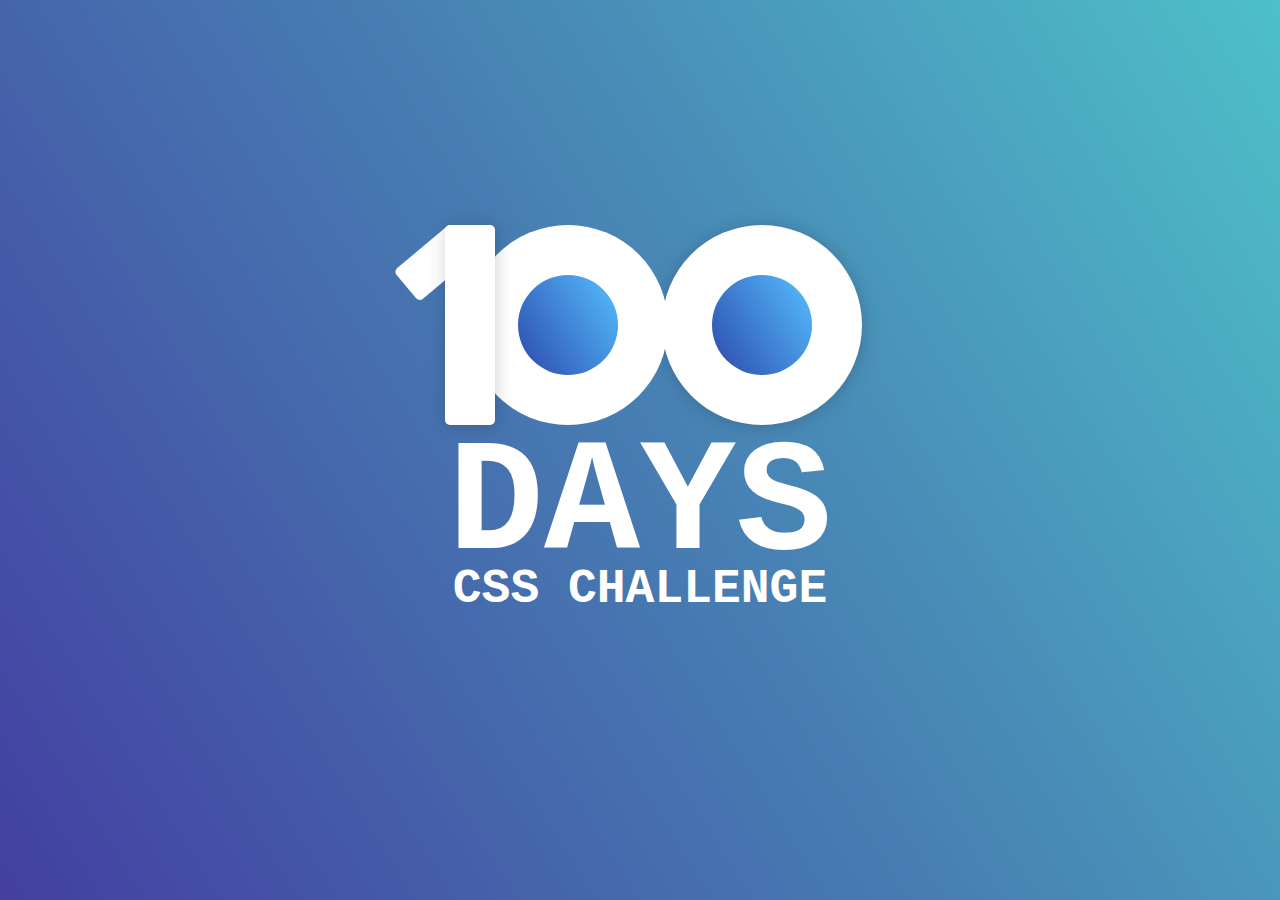
<file: Dia 1/index.html>
<!DOCTYPE html>
<html lang="en">
<head>
    <meta charset="UTF-8">
    <meta http-equiv="X-UA-Compatible" content="IE=edge">
    <meta name="viewport" content="width=device-width, initial-scale=1.0">
    <title>Document</title>
    <link rel="stylesheet" href="style.css">
</head>
<body>

    <div class="container">
        <div class="cien">
            <div class="one"></div>
            <div class="detalle"></div>
            <div class="cero_1"></div>
            <div class="cero_2"></div>
        </div>
        <div class="info">
            <h1>DAYS</h1> 
            <p>CSS CHALLENGE</p>
        </div>
    </div>
    
</body>
</html>
</file>
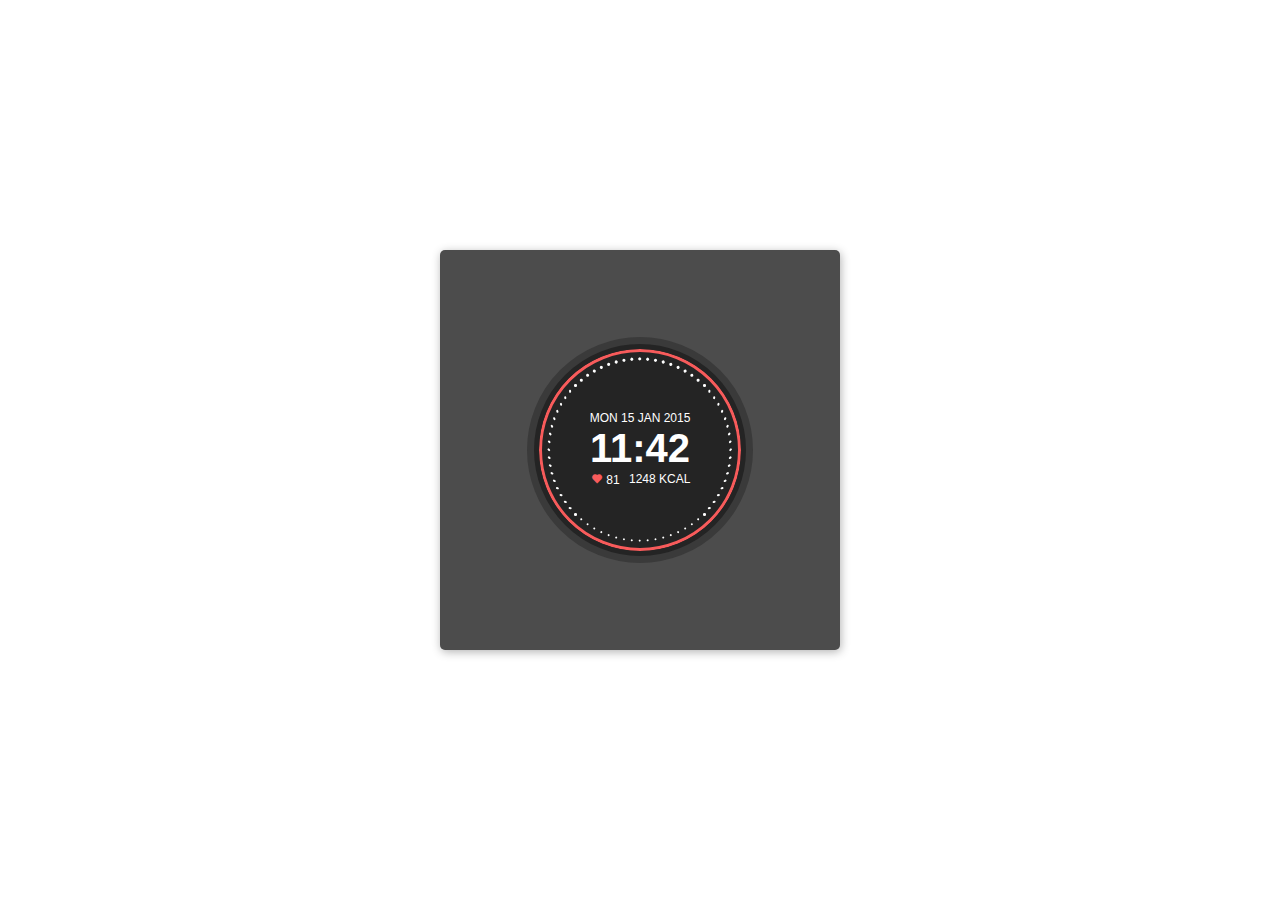
<file: Dia 10/index.html>
<!DOCTYPE html>
<html lang="en">
<head>
    <meta charset="UTF-8">
    <meta name="viewport" content="width=device-width, initial-scale=1.0">
    <title>Document</title>
    <link rel="stylesheet" href="style.css">
    <link href='https://unpkg.com/boxicons@2.1.4/css/boxicons.min.css' rel='stylesheet'>
</head>
<body>
    
    <div class="container">
        <div class="circulo">
            <div class="esfera" style="--esfera:0">
                <div class="puntos_1"></div>
                <div class="puntos_2"></div>
                <div class="puntos_3"></div>
                <div class="puntos_4"></div>
            </div>
            <div class="esfera" style="--esfera:1">
                <div class="puntos_1"></div>
                <div class="puntos_2"></div>
                <div class="puntos_3"></div>
                <div class="puntos_4"></div>
            </div>
            <div class="esfera" style="--esfera:2">
                <div class="puntos_1"></div>
                <div class="puntos_2"></div>
                <div class="puntos_3"></div>
                <div class="puntos_4"></div>
            </div>
            <div class="esfera" style="--esfera:3">
                <div class="puntos_1"></div>
                <div class="puntos_2"></div>
                <div class="puntos_3"></div>
                <div class="puntos_4"></div>
            </div>
            <div class="esfera" style="--esfera:4">
                <div class="puntos_1"></div>
                <div class="puntos_2"></div>
                <div class="puntos_3"></div>
                <div class="puntos_4"></div>
            </div>
            <div class="esfera" style="--esfera:5">
                <div class="puntos_1"></div>
                <div class="puntos_2"></div>
                <div class="puntos_3"></div>
                <div class="puntos_4"></div>
            </div>
            <div class="esfera" style="--esfera:6">
                <div class="puntos_1"></div>
                <div class="puntos_2"></div>
                <div class="puntos_3"></div>
                <div class="puntos_4"></div>
            </div>
            <div class="esfera" style="--esfera:7">
                <div class="puntos_1"></div>
                <div class="puntos_2"></div>
                <div class="puntos_3"></div>
                <div class="puntos_4"></div>
            </div>
            <div class="esfera" style="--esfera:8">
                <div class="puntos_1"></div>
                <div class="puntos_2"></div>
                <div class="puntos_3"></div>
                <div class="puntos_4"></div>
            </div>
            <div class="esfera" style="--esfera:9">
                <div class="puntos_1"></div>
                <div class="puntos_2"></div>
                <div class="puntos_3"></div>
                <div class="puntos_4"></div>
            </div>
            <div class="esfera" style="--esfera:10">
                <div class="puntos_1"></div>
                <div class="puntos_2"></div>
                <div class="puntos_3"></div>
                <div class="puntos_4"></div>
            </div>
            <div class="esfera" style="--esfera:11">
                <div class="puntos_1"></div>
                <div class="puntos_2"></div>
                <div class="puntos_3"></div>
                <div class="puntos_4"></div>
            </div>
            <div class="esfera" style="--esfera:12">
                <div class="puntos_1"></div>
                <div class="puntos_2"></div>
                <div class="puntos_3"></div>
                <div class="puntos_4"></div>
            </div>
            <div class="esfera" style="--esfera:13">
                <div class="puntos_1"></div>
                <div class="puntos_2"></div>
                <div class="puntos_3"></div>
                <div class="puntos_4"></div>
            </div>
            <div class="esfera" style="--esfera:14">
                <div class="puntos_1"></div>
                <div class="puntos_2"></div>
                <div class="puntos_3"></div>
                <div class="puntos_4"></div>
            </div>
            <div class="esfera" style="--esfera:15">
                <div class="puntos_1"></div>
                <div class="puntos_2"></div>
                <div class="puntos_3"></div>
                <div class="puntos_4"></div>
            </div>
            <div class="esfera" style="--esfera:16">
                <div class="puntos_1"></div>
                <div class="puntos_2"></div>
                <div class="puntos_3"></div>
                <div class="puntos_4"></div>
            </div>
            <div class="esfera" style="--esfera:17">
                <div class="puntos_1"></div>
                <div class="puntos_2"></div>
                <div class="puntos_3"></div>
                <div class="puntos_4"></div>
            </div>

            <svg class="spinner">
                <circle cx="101" cy="101" r="99.5"></circle>
            </svg>

            <div class="fecha">MON 15 JAN 2015</div>
            <div class="time">11:42</div>
            <div class="beat"><i class='bx bxs-heart' style='color:#f85b5b'  ></i>&nbsp81</div>
            <div class="energy"> 1248 KCAL</div>

        </div>
    </div>

</body>
</html>
</file>
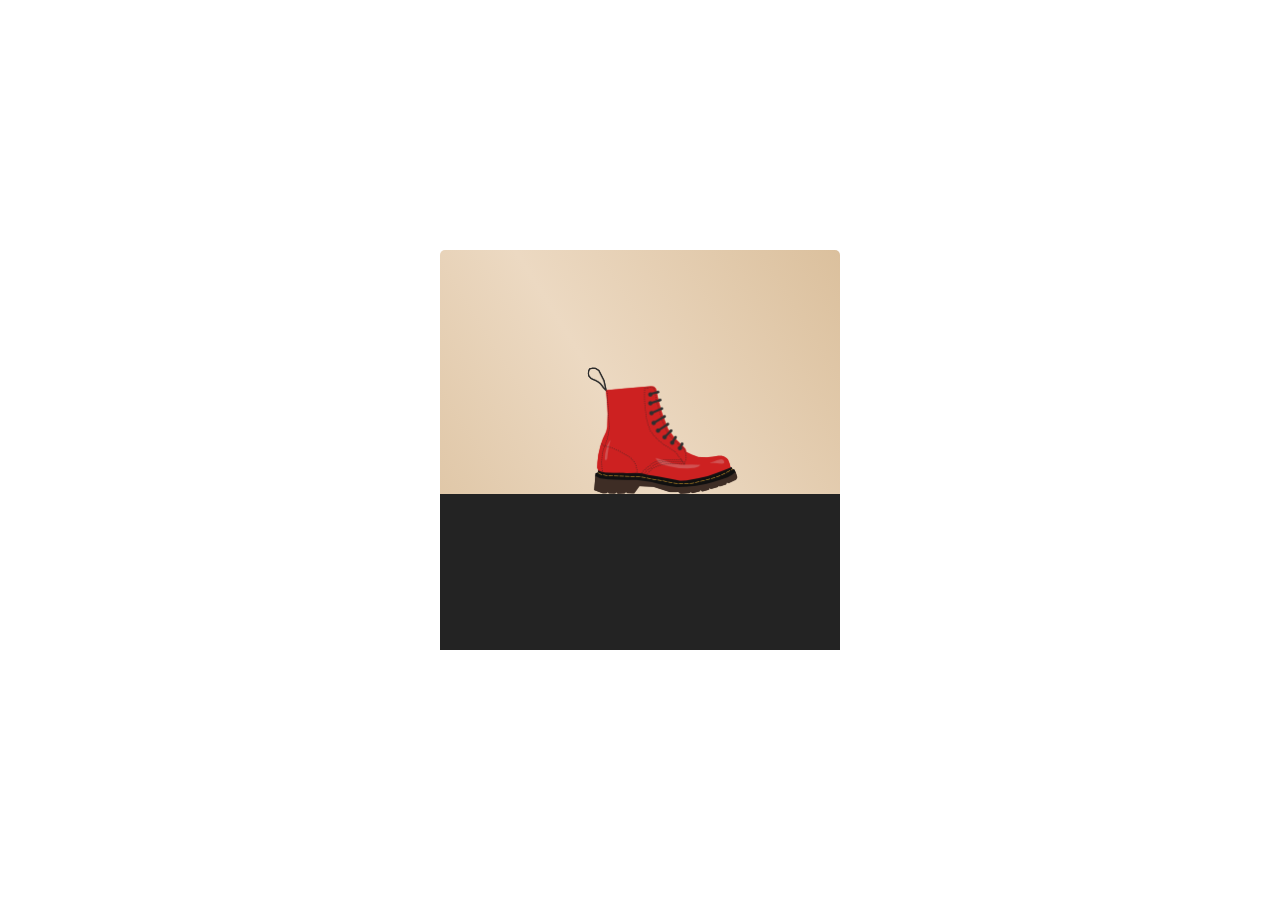
<file: Dia 11/index.html>
<!DOCTYPE html>
<html lang="en">
<head>
    <meta charset="UTF-8">
    <meta name="viewport" content="width=device-width, initial-scale=1.0">
    <title>Document</title>
    <link rel="stylesheet" href="style.css">
</head>
<body>
    <div class="container">
        <div class="leg left">
            <div class="shoe_1"></div>
        </div>
        
        <div class="leg right">
            <div class="shoe_2"></div>
        </div>

        <div class="suelo"></div>

    </div>
</body>
</html>
</file>
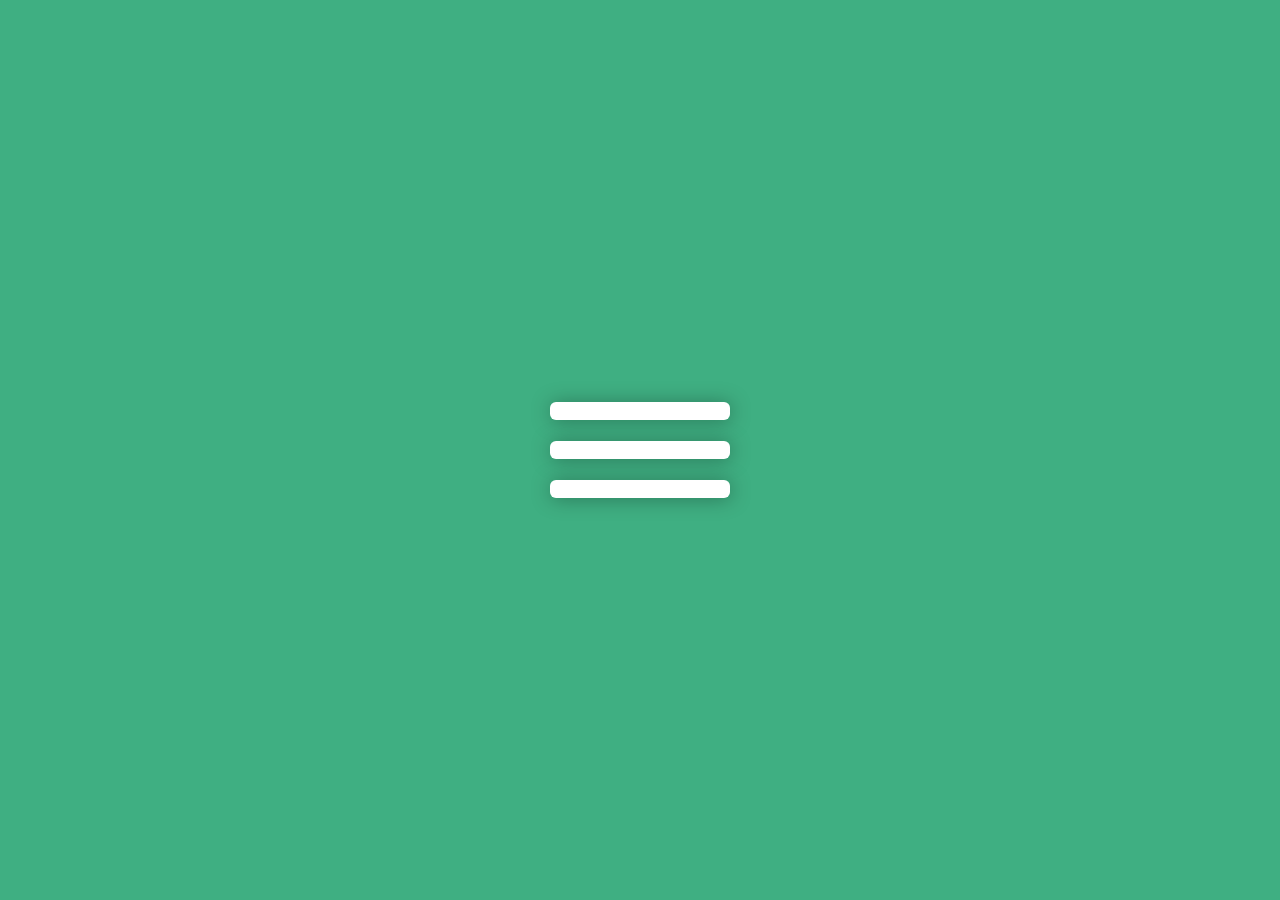
<file: DIa 2/index.html>
<!DOCTYPE html>
<html lang="en">
<head>
    <meta charset="UTF-8">
    <meta name="viewport" content="width=device-width, initial-scale=1.0">
    <title>Document</title>
    <link rel="stylesheet" href="style.css">
</head>
<body>
<div class="menu">
    <span class="line1"></span>
    <span class="line2"></span>
    <span class="line3"></span>
</div>


    





<script src="script.js"></script>
</body>
</html>
</file>
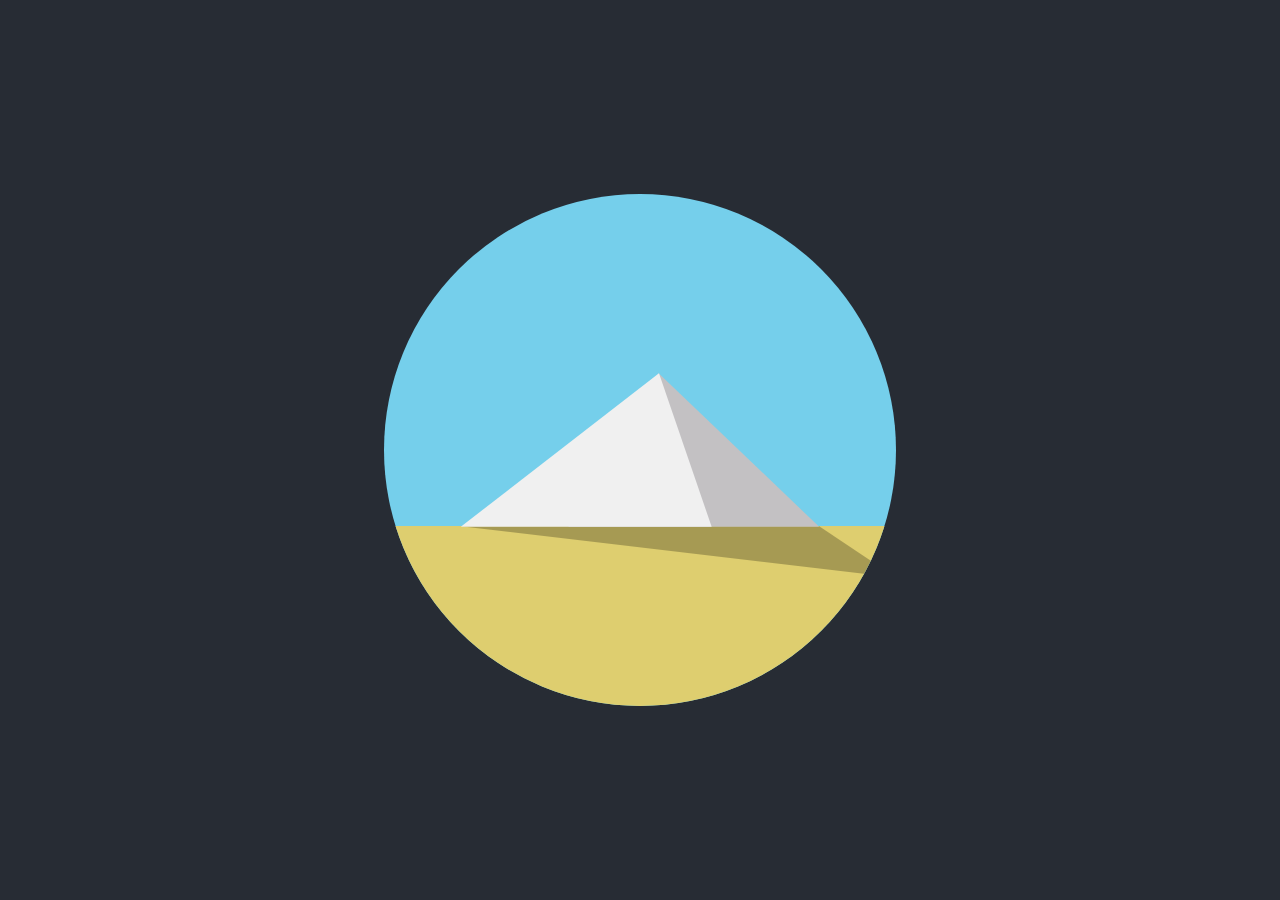
<file: Dia 3/index.html>
<!DOCTYPE html>
<html lang="en">
<head>
    <meta charset="UTF-8">
    <meta name="viewport" content="width=device-width, initial-scale=1.0">
    <title>Document</title>
    <link rel="stylesheet" href="style.css">
</head>
<body>
    <div class="container">
        <div class="suelo">
            <div class="sombra"></div>
        </div>
        <div class="piramide">
            <div class="ladoA"></div>
            <div class="ladoB"></div>
        </div>
        <div class="solfondo">
            <div class="sol"></div>
        </div>
    </div>
</body>
</html>
</file>
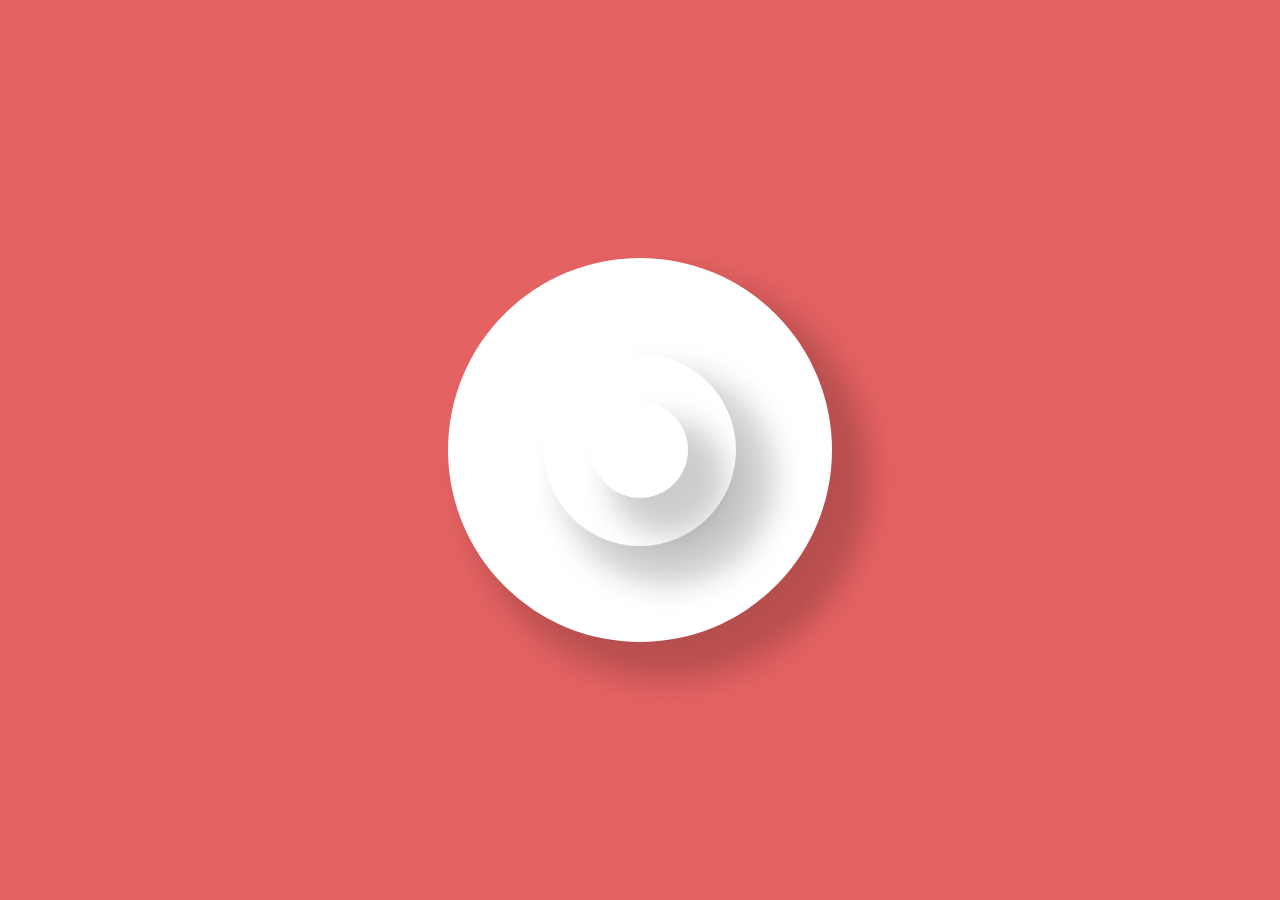
<file: Dia 4/index.html>
<!DOCTYPE html>
<html lang="en">
<head>
    <meta charset="UTF-8">
    <meta name="viewport" content="width=device-width, initial-scale=1.0">
    <title>Document</title>
    <link rel="stylesheet" href="style.css">
</head>
<body>
    <div class="container">
        <div class="esferaOne">
            <div class="esferaTwo">
                <div class="esferaThree"></div>
            </div>
        </div>
    </div>
</body>
</html>
</file>
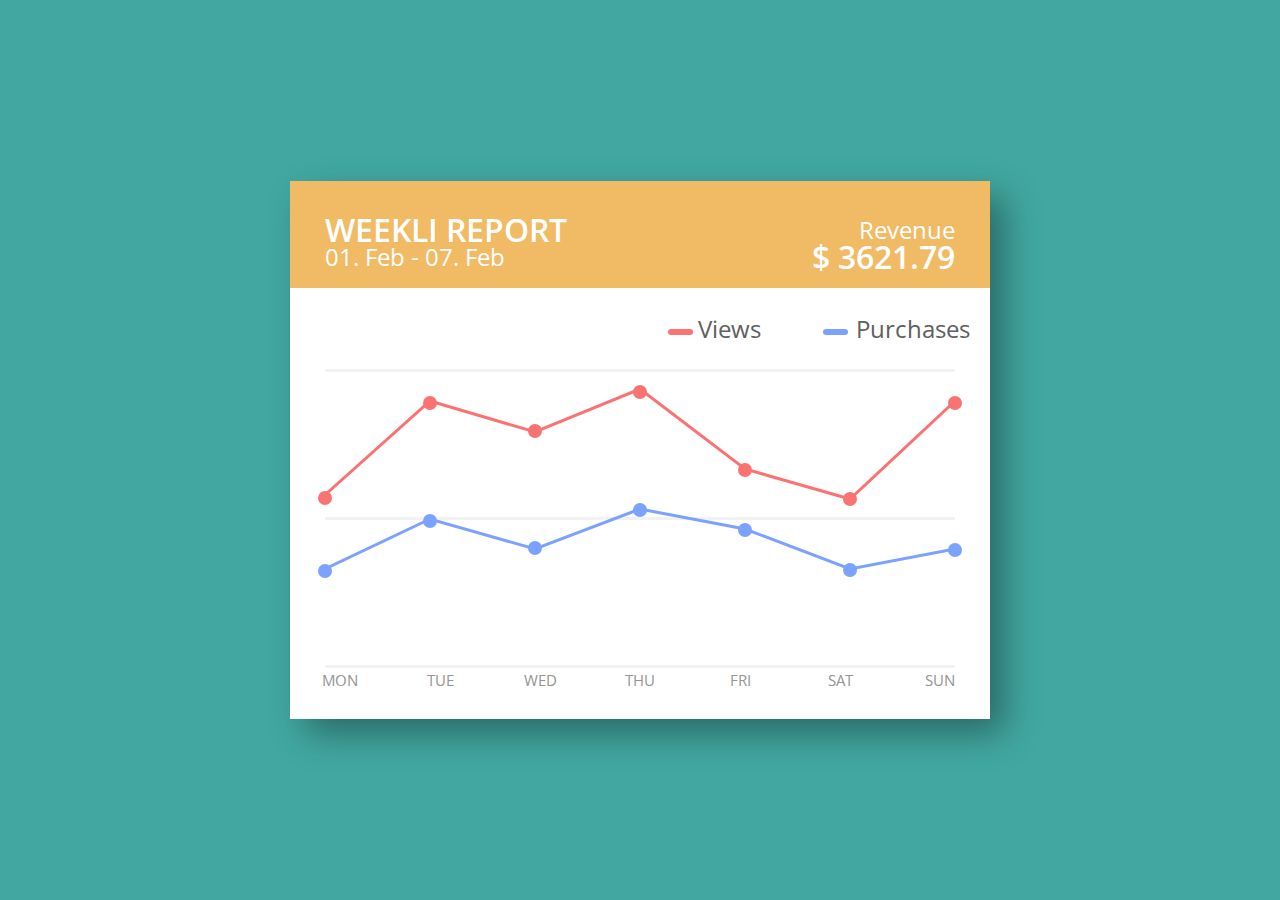
<file: Dia 5/index.html>
<!DOCTYPE html>
<html lang="en">
<head>
    <meta charset="UTF-8">
    <meta name="viewport" content="width=device-width, initial-scale=1.0">
    <title>Document</title>
    <link rel="stylesheet" href="style.css">
</head>
<body>
    <div class="container">
        <div class="header">
            <span class="title big">Weekli Report</span>
            <span class="date small">01. Feb - 07. Feb</span>
            <span class="type small">Revenue</span>
            <span class="value big">$ 3621.79</span>
        </div>
        <div class="parameter">
            <span class="red">Views</span>
            <span class="blue">Purchases</span>
        </div>
        <div class="grafico">
            <div class="line1"></div>
            <div class="line2"></div>
            <div class="line3"></div>

            <div class="data rojo">
                <svg>
                    <polyline points="0,126 105,32 210,63 315,20 420,100 525,130 630,32"></polyline>
                </svg>
                <div class="points">
                    <div class="point one">
                        <div class="tooltip">458</div>
                    </div>
                    <div class="point two">
                        <div class="tooltip">812</div>
                    </div>
                    <div class="point three">
                        <div class="tooltip">746</div>
                    </div>
                    <div class="point four">
                        <div class="tooltip">877</div>
                    </div>
                    <div class="point five">
                        <div class="tooltip">517</div>
                    </div>
                    <div class="point six">
                        <div class="tooltip">434</div>
                    </div>
                    <div class="point seven">
                        <div class="tooltip">458</div>
                    </div>
                </div>

            </div>

            <div class="data azul">
                <svg>
                    <polyline points="0,200 105,150 210,180 315,140 420,160 525,200 630,180"></polyline>
                </svg>
                <div class="points">
                    <div class="point one second">
                        <div class="tooltip2">26</div>
                    </div>
                    <div class="point two second">
                        <div class="tooltip2">41</div>
                    </div>
                    <div class="point three second">
                        <div class="tooltip2">22</div>
                    </div>
                    <div class="point four second">
                        <div class="tooltip2">36</div>
                    </div>
                    <div class="point five second">
                        <div class="tooltip2">25</div>
                    </div>
                    <div class="point six second">
                        <div class="tooltip2">13</div>
                    </div>
                    <div class="point seven second">
                        <div class="tooltip2">20</div>
                    </div>
                </div>
            </div>

        </div>
        <div class="days">
            <span class="day">Mon</span>
            <span class="day">Tue</span>
            <span class="day">Wed</span>
            <span class="day">Thu</span>
            <span class="day">Fri</span>
            <span class="day">Sat</span>
            <span class="day">Sun</span>
        </div>




    </div>
</body>
</html>
</file>
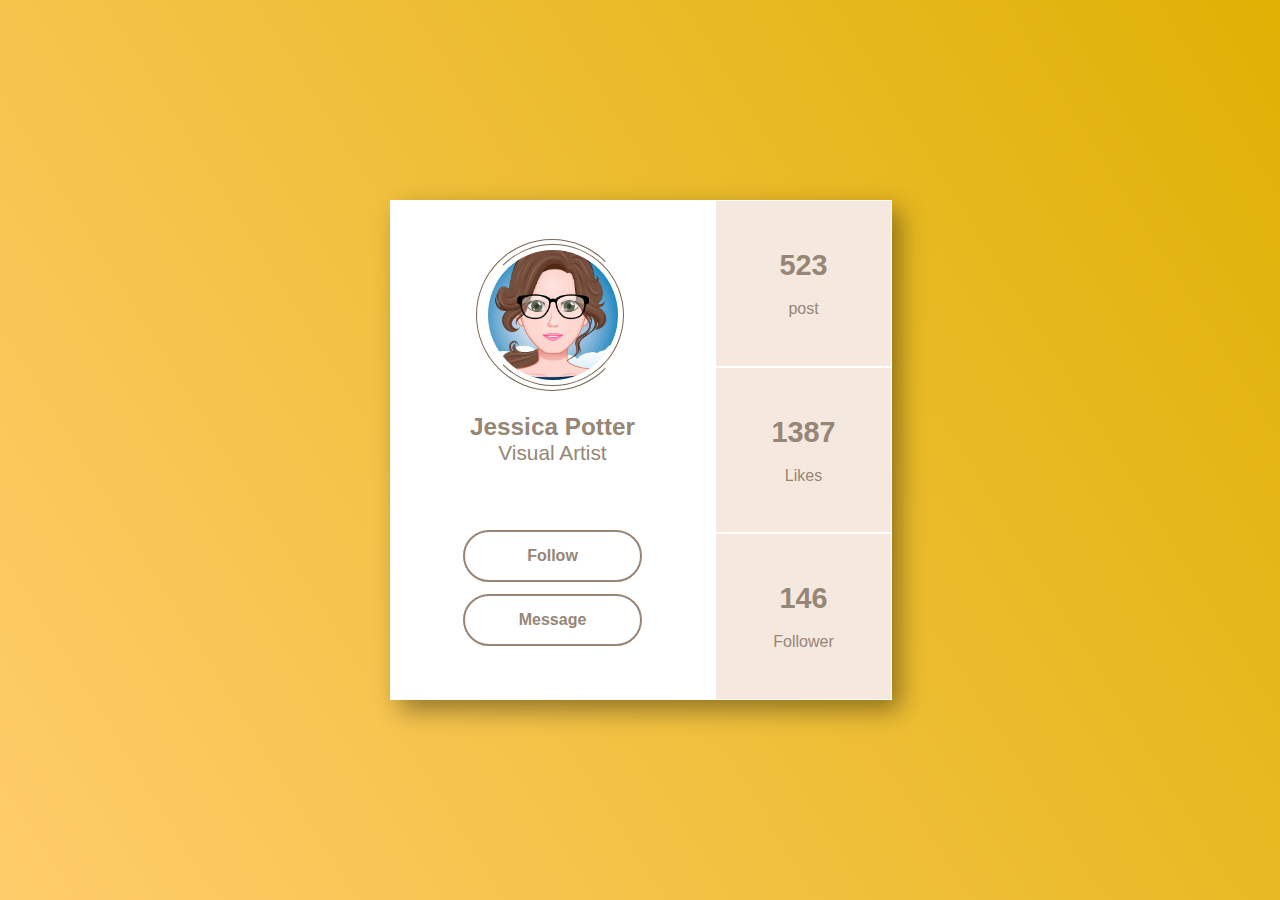
<file: Dia 6/index.html>
<!DOCTYPE html>
<html lang="en">
<head>
    <meta charset="UTF-8">
    <meta name="viewport" content="width=device-width, initial-scale=1.0">
    <title>Document</title>
    <link rel="stylesheet" href="style.css">
</head>
<body>

    <div class="container">
        <div class="left">
            <div class="foto"></div>
            <div class="nombre">
                <h3>Jessica Potter</h3>
                <p>Visual Artist</p>
            </div>
            <div class="links">
                <div class="link">Follow</div>
                <div class="link">Message</div>
            </div>
        </div>

        <div class="right">
            <div class="info"><span>523</span><br><p>post</p></div>
            <div class="info"><span>1387</span><br><p>Likes</p></div>
            <div class="info"><span>146</span><br><p>Follower</p></div>
        </div>
    </div>
    
</body>
</html>
</file>
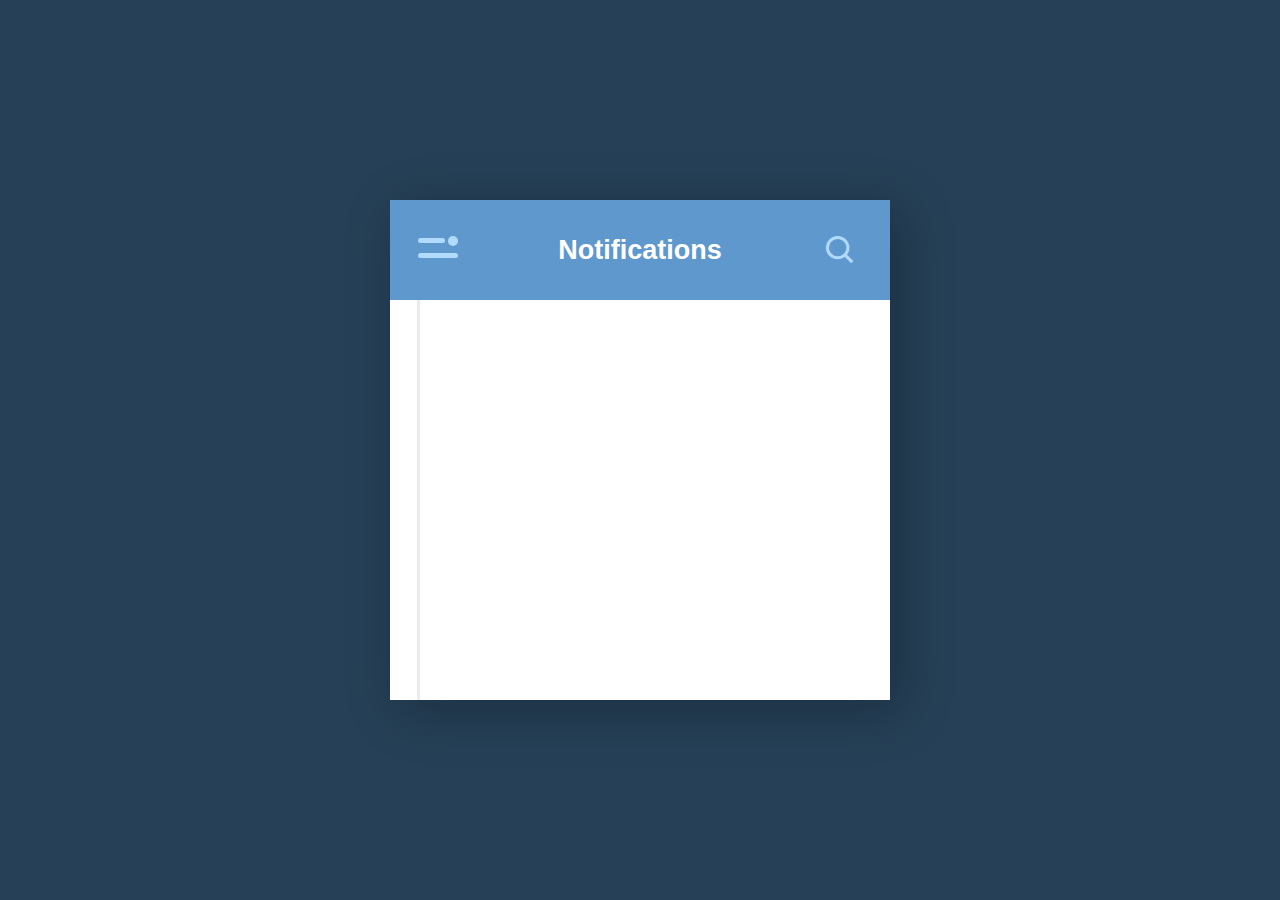
<file: Dia 7/index.html>
<!DOCTYPE html>
<html lang="en">
<head>
    <meta charset="UTF-8">
    <meta name="viewport" content="width=device-width, initial-scale=1.0">
    <title>Document</title>
    <link rel="stylesheet" href="style.css">
    <link href='https://unpkg.com/boxicons@2.1.4/css/boxicons.min.css' rel='stylesheet'>
</head>
<body>
    <div class="container">

        <div class="note">
    
        <div class="header">
    
            <div class="menu-icon">
                <div class="dash-top"></div>
                <div class="dash-bottom"></div>
                <div class="circle"></div>
            </div>
    
            <span class="title">Notifications</span>
    
            <input type="text" class="search" placeholder="&nbsp &nbsp Search ...">
            <i class='bx bx-search'></i>
        
        </div>
    
        <div class="notifications">
            <div class="line"></div>
    
            <div class="notification">
                <div class="circles"></div>
                <span class="time">9:24 AM</span>
                <p><b>John Walker</b> posted a photo on your wall.</p>
            </div>
    
            <div class="notification">
                <div class="circles"></div>
                <span class="time">8:19 AM</span>
                <p><b>Alice Parker</b> commented your last post.</p>
            </div>
    
            <div class="notification">
                <div class="circles"></div>
                <span class="time">Yesterday</span>
                <p><b>Luke Wayne</b> added you as friend.</p>
            </div>
            
        </div>
    
        </div>
    
    
    
    <div class="lista">
        <ul>
            <li><i class='bx bxs-dashboard'></i>&nbsp Dashboard</li>
            <li><i class='bx bxs-user'></i>&nbsp Profile</li>
            <li><i class='bx bxs-bell'></i>&nbsp Notifications</li>
            <li><i class='bx bxs-message-rounded'>&nbsp </i>Messages</li>
            <li><i class='bx bxs-cog'></i>&nbsp Settings</li>
        </ul>
    </div>
    
    </div>
    
        <script src="script.js"></script>
</body>
</html>
</file>
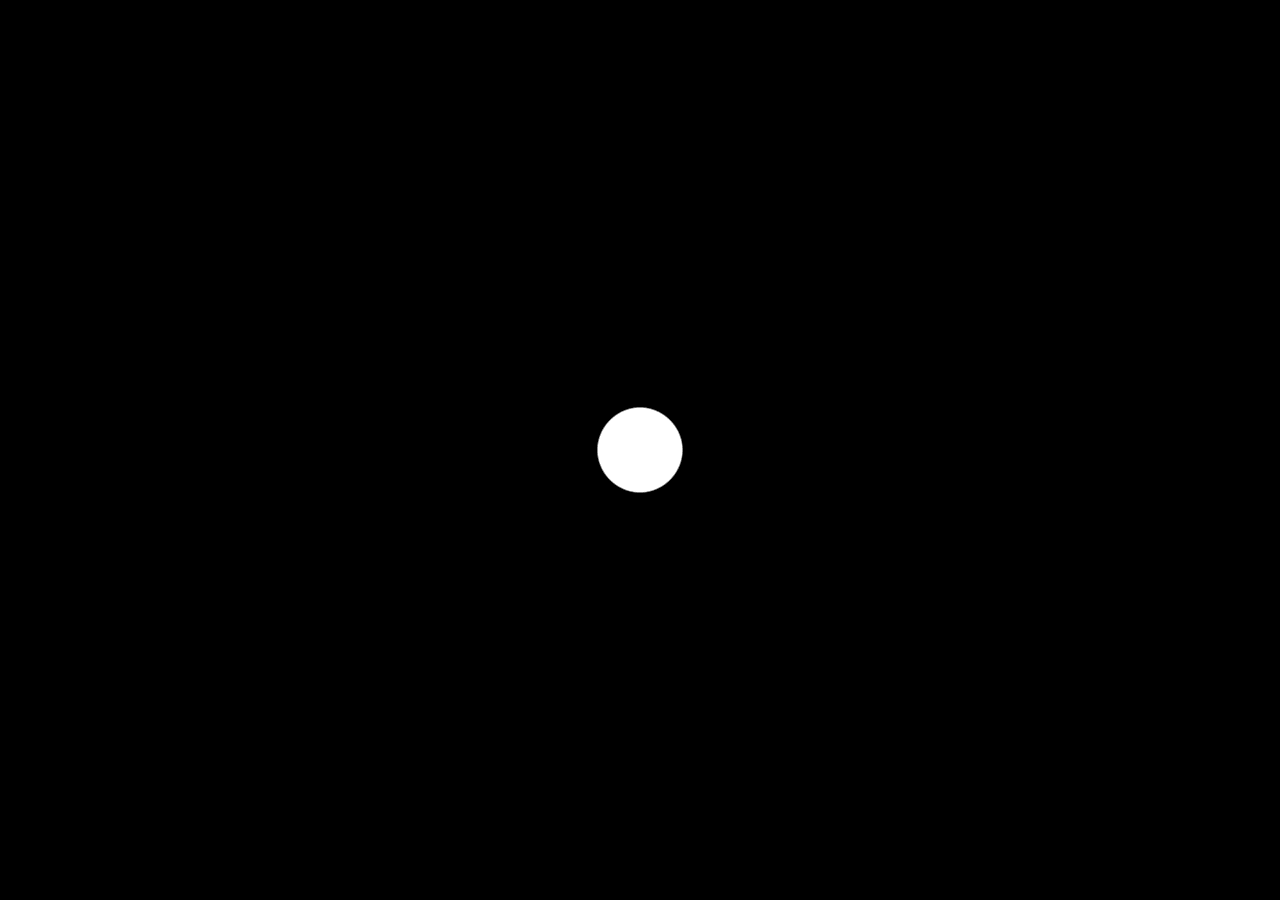
<file: DIa 8/index.html>
<!DOCTYPE html>
<html lang="en">
<head>
    <meta charset="UTF-8">
    <meta name="viewport" content="width=device-width, initial-scale=1.0">
    <title>Document</title>
    <link rel="stylesheet" href="style.css">
</head>
<body>
    
    <div class="container">
        <div class="center">
            <div class="ball"></div>
            <div class="ball-1"></div>
            <div class="ball-2"></div>
            <div class="ball-3"></div>
            <div class="ball-4"></div>
            <div class="ball-5"></div>
            <div class="ball-6"></div>
            <div class="ball-7"></div>
            <div class="ball-8"></div>
            <div class="circle-1"></div>
            <div class="circle-2"></div>
            <div class="circle-3"></div>
            <div class="circle-4"></div>
            <div class="circle-5"></div>
            <div class="circle-6"></div>
            <div class="circle-7"></div>
            <div class="circle-8"></div>
            <div class="circle-9"></div>
            <div class="circle-10"></div>

        </div>
    </div>

</body>
</html>
</file>
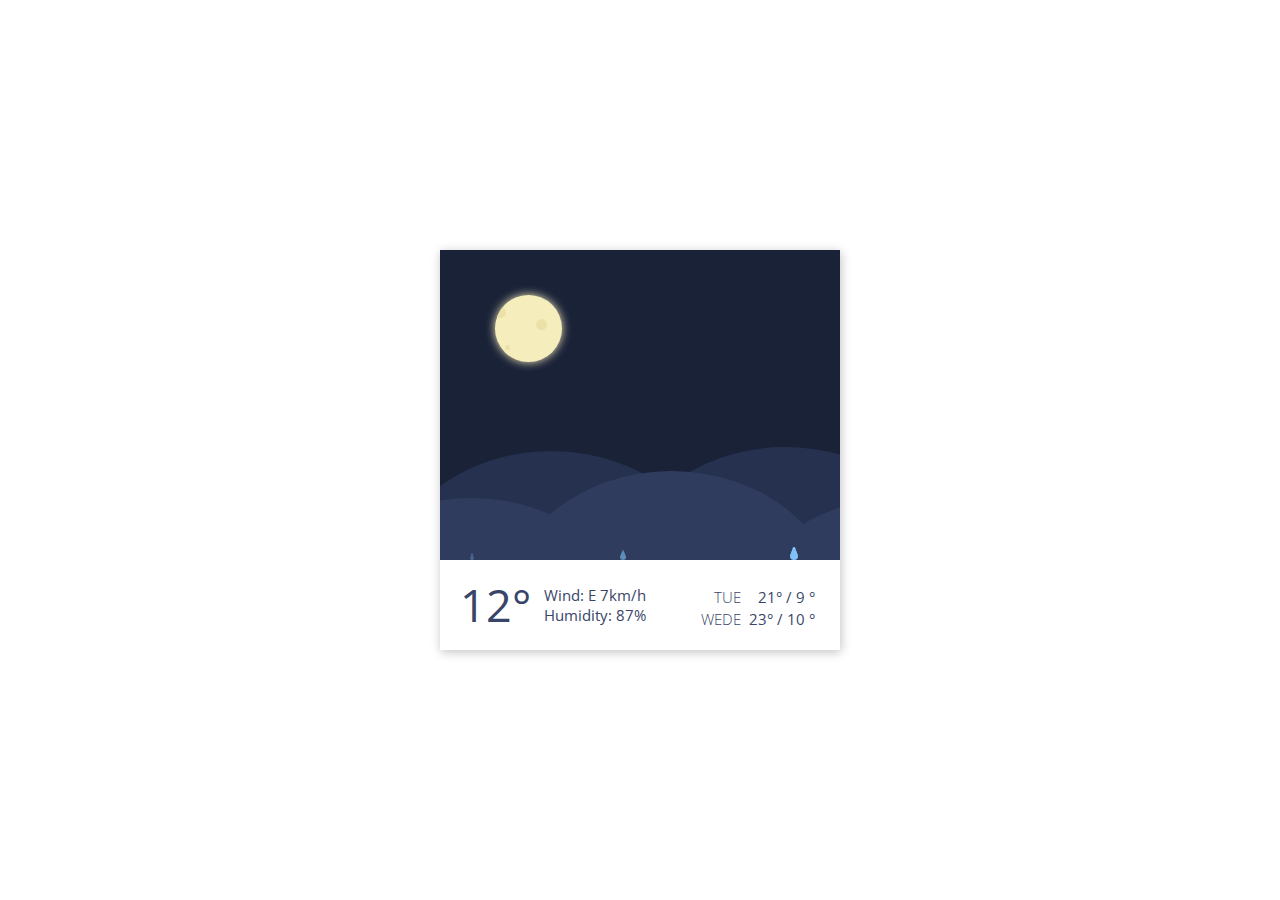
<file: Dia 9/index.html>
<!DOCTYPE html>
<html lang="en">
<head>
    <meta charset="UTF-8">
    <meta name="viewport" content="width=device-width, initial-scale=1.0">
    <title>Document</title>
    <link rel="stylesheet" href="style.css">
</head>
<body>
    <div class="container">
        <div class="moon">
            <div class="crater-1"></div>
            <div class="crater-2"></div>
            <div class="crater-3"></div>
        </div>
        <div class="hill-bg-1"></div>
        <div class="hill-bg-2"></div>
        <div class="hill-fg-1"></div>
        <div class="hill-fg-2"></div>
        <div class="hill-fg-3"></div>

        <div class="front">
            <div class="temperature">
                12°
            </div>
            <div class="info">
                Wind: E 7km/h <br> Humidity: 87%
            </div>
            <table class="preview">
                <tr>
                    <td>Tue</td>
                    <td>21° / 9 °</td>
                </tr>
                <tr>
                    <td>Wede</td>
                    <td>23° / 10 °</td>
                </tr>
            </table>
        
            <div class="drop-big-1"></div>

            <div class="drop-medium-1"></div>
            
            <div class="drop-small-1"></div>
        </div>

    </div>
    
</body>
</html>
</file>
<file: Dia 1/style.css>
*{
    margin: 0;
    padding: 0;
    font-family: 'Courier New', Courier, monospace;
    color: white;

}

body{
    height: 100vh;
    display: flex;
    justify-content: center;
    align-items: center;
    background: rgb(67,63,161);
    background: linear-gradient(58deg, rgba(67,63,161,1) 0%, rgba(71,125,178,1) 50%, rgba(78,192,201,1) 100%); 
}
.container{
    height: 500px;
    min-width: 500px;
}

.cien{
    height: 50%;
    display: flex;
    justify-content: center;
    align-items: center;
    position: relative;
}
.one{
    height: 80%;
    width: 10%;
    background-color: white;
    border-radius: 5px;
    position: relative;

    left: 6%;
    z-index: 2;
    filter: drop-shadow(1px 1px 9px #0000002f);
}

.detalle{
    position: absolute;
    height: 30%;
    width: 8%;
    background-color: white;
    border-radius: 5px;
    transform: rotate(50deg);
    left: 5%;
    top: 10%;
}

.cero_1{
    height: 80%;
    width: 40%;
    border-radius: 50%;
    background-color: white;

    display: flex;
    justify-content: center;
    align-items: center;
    position: relative;
    right: -3px;
    z-index: 1;
}
.cero_1::after{
    content: "";
    position: absolute;
    height: 50%;
    width: 50%;
    border-radius: 50%;
    background: rgb(44, 73, 172);
    background:linear-gradient(58deg, rgba(44,73,172,1) 0%,  rgba(86, 192, 255, 1) 100%);
    z-index: 2;
}

.cero_2{
    height: 80%;
    width: 40%;
    border-radius: 50%;
    background-color: white;

    display: flex;
    justify-content: center;
    align-items: center;
    position: relative;
    left: -3px;
    filter: drop-shadow(1px 1px 9px #0000002f);
}

.cero_2::after{
    content: "";
    position: absolute;
    height: 50%;
    width: 50%;
    border-radius: 50%;
    background: rgb(44, 73, 172);
    background:linear-gradient(58deg, rgba(44,73,172,1) 0%,  rgba(86, 192, 255, 1) 100%);
    z-index: 1;
}

.info{
    height: 50%;

    display: flex;
    flex-direction: column;
    align-items: center;
}

.info h1{
    font-size: 10rem;
    line-height: 70%;
}

.info p{
    font-size: 3rem;
    font-weight: bold;
}
</file>
<file: Dia 10/style.css>
*{
    padding: 0;
    margin: 0;
}

body{
    height: 100vh;

    display: grid;
    place-items: center;
}

.container{
    height: 400px;
    width: 400px;
    border-radius: 5px;
    box-shadow: rgba(0, 0, 0, 0.301) 1px 2px 10px 0px;
    background-color: rgb(76, 76, 76);
    color: white;
    font-family: "Open Sans", Arial, Helvetica, sans-serif;
    position: relative;

    display: grid;
    place-items: center;
}

.circulo{
    position: absolute;
    width: 212px;
    height: 212px;
    top: 87px;
    left: 87px;
    background: rgb(36, 36, 36);
    border: 7px solid rgb(58, 58, 58);
    border-radius: 50%;
    text-align: center;

    display: grid;
    place-items: center;
}

.esfera{
    position: absolute;
    height: 62%;
    width: 62%;
    transform: rotate(calc(5deg * var(--esfera)));
}

.puntos_1{
    height: 2%;
    width: 2%;
    position: absolute;
    background-color: white;
    border-radius: 50%;
}

.puntos_2{
    right: 0;
    height: 2%;
    width: 2%;
    position: absolute;
    background-color: white;
    border-radius: 50%;
}

.puntos_3{
    right: 0;
    bottom: 0;
    height: 2%;
    width: 2%;
    position: absolute;
    background-color: white;
    border-radius: 50%;
}

.puntos_4{
    bottom: 0;
    height: 2%;
    width: 2%;
    position: absolute;
    background-color: white;
    border-radius: 50%;
}

.spinner{
    position: absolute;
    width: 202px;
    height: 202px;
    border-radius: 50%;
    top: 5px;
    left: 5px;
}

.spinner circle{
    fill: none;
    stroke: #f85b5b;
    stroke-width: 3;
    stroke-dasharray: 625;
    animation: spinner 5s linear infinite;
    transform-origin: center center;
    transform: rotate(-90deg);
}

@keyframes spinner{
    from{
        stroke-dashoffset: 625;
        transform: rotate(-90deg) scaleY(1);
    }
    50%{
        stroke-dashoffset: 0;
        transform: rotate(-90deg) scaleY(1);
    }

    50.001%{
        transform: rotate(-90deg) scaleY(-1);
    }

    to{
        stroke-dashoffset: 625;
        transform: rotate(-90deg) scaleY(-1);
    }
}

.fecha{
    position: absolute;
    top: 68px;
    width: 100%;
    font-size: 12px;
    line-height: 100%;
    text-transform: uppercase;
}

.time{
    position: absolute;
    top: 80px;
    width: 100%;
    font-weight: 700;
    line-height: 100%;
    margin: 4px 0;
    font-size: 40px;
}

.beat{
    position: absolute;
    top: 129px;
    left: 57px;
    font-size: 12px;
    line-height: 100%;
    text-transform: uppercase;
}

.energy{
    position: absolute;
    top: 129px;
    left: 95px;
    font-size: 12px;
    line-height: 100%;
    text-transform: uppercase;

}

.bxs-heart{
    animation: latido 0.4s ease-in-out infinite;
}

@keyframes latido {
    0%{
        transform: scale(1);
    }
    35%{
        transform: scale(1.2);
    }
    
}
</file>
<file: Dia 11/style.css>
*{
    padding: 0;
    margin: 0;
}

body{
    height: 100vh;

    display: grid;
    place-items: center;
}

.container{
    height: 400px;
    width: 400px;
    background: rgb(219, 192, 157);
    background: linear-gradient(58deg, rgba(219,192,157,1) 0%, rgba(236,217,194,1) 50%, rgba(219,192,157,1) 100%);

    border-radius: 5px ;
    position: relative;
}

.leg{
    position: absolute;
    top: 0;
    left: 147px;
    width: 151px;
    height: 245px;
    transform-origin: 50% 0;

}

.leg.left{
    animation: leg-swing 2s ease-in-out infinite;
}

.leg.right{
    animation: leg-swing 2s ease-in-out 1s infinite;
}

@keyframes leg-swing {
    0%,100% {
        transform: rotate(-22deg);
    }

    50%{
        transform: rotate(40deg);
    }

}

.shoe_1{
    position: absolute;
    width: 151px;
    height: 128px;
    left: 0;
    bottom: 0;
    background-image: url(img/doc-martens.png);
    background-size: contain;
    animation: show-turn 2s ease-in-out infinite;
}

.shoe_2{
    position: absolute;
    width: 151px;
    height: 128px;
    left: 0;
    bottom: 0;
    background-image: url(img/doc-martens.png);
    background-size: contain;
    animation: shoe-turn 2s ease-in-out 1s infinite;
}

@keyframes shoe-turn {
    0%,100%{
        transform: rotate(-10deg) translateY(-5px) translateX(10px);
    }

    25%{
        transform: rotate(0deg) translateY(0px) translateX(0);
    }

    50%{
        transform: rotate(10deg) translateY(-10px) translateX(10);
    }
    75%{
        transform: rotate(0deg) translateY(-30px) translateX(0);
    }
}


.suelo{
    position: absolute;
    width: 100%;
    height: 39%;
    background-color: #232323;
    bottom: 0;
}
</file>
<file: DIa 2/style.css>
*{
    margin: 0;
    padding: 0;
}

body{
    height: 100vh;

    display: flex;
    justify-content: center;
    align-items: center;
    background-color: #3faf82;
}

.menu{
    aspect-ratio: 1/1;
    width: 14vw;
    display: flex;
    flex-direction: column;
    gap: 12%;
    align-items: center;
    justify-content: center;
    cursor: pointer;
}

span{
    height: 10%;
    width: 100%;
    background-color: white;
    border-radius: 6px;
    filter: drop-shadow(1px 1px 10px #0000004f);
}

/* Reverse */
.line3{
    animation: buttomRev 700ms ease-in-out backwards;
}

@keyframes buttomRev {
    0%{
        transform: translateY(-225%) rotate(135deg);
    }

    50%{
        transform: translateY(-225%);
    }

    100%{
        transform: translateY(0%);
    }
}



.line2{
    animation: centroRev 700ms ease-in-out forwards;
}

@keyframes centroRev{
    0%,50%{
        scale: 0;
    }
    100%{
        scale: 1;
    }
}


.line1{
    animation: topRev 700ms ease-in-out forwards;
}

@keyframes topRev {
    0%{
        transform: translateY(225%) rotate(45deg);
    }

    50%{
        transform: translateY(225%);
    }

    100%{
        transform: translateY(0%);
    }
}

/* Reverse */

.top{
    animation: top 700ms ease-in-out forwards;
}

@keyframes top {
    0%{
        transform: rotate(0deg);
    }

    50%{
        transform: translateY(225%);
    }
    100%{
        transform: translateY(225%) rotate(45deg);
    }
}

.centro {
    animation: centro 700ms ease-in-out forwards;
}

@keyframes centro {
    0%{
        scale: 1;
    }
    50%,100%{
        scale: 0;
    }
}

.buttom{
    animation: buttom 700ms ease-in-out forwards;    
}

@keyframes buttom {
    0%{
        transform: rotate(0deg);
    }
    50%{
        transform: translateY(-2255);
    }
    100%{
        transform: translateY(-225%) rotate(135deg);
    }
}
</file>
<file: Dia 3/style.css>
*{
    padding: 0;
    margin: 0;
}

body{
    height: 100vh;
    background-color: #272c34;

    display: flex;
    justify-content: center;
    align-items: center;
}

.container{
    aspect-ratio: 1/1;
    width: 40vw;
    border-radius: 50%;
    background-color: #75cfeb;

    position: relative;
    overflow: hidden;

    display: flex;
    justify-content: center;
    align-items: center;

    animation: desaparecer 3.5s linear infinite;
}

@keyframes desaparecer {
    0%{
        opacity: 0;
    }
    10%{
        opacity: 1;
    }
    90%{
        opacity: 1;
    }
    100%{
        opacity: 0;
    }
}

.suelo{
    position: absolute;
    height: 50%;
    width: 100%;
    background-color: #dece6f;
    top: 64.9%;
    display: flex;
    justify-content: center;
    align-items: center;
}

.sombra{
    height: 100%;
    width: 150%;
    background-color: rgba(0, 0, 0, 0.25);

    clip-path: polygon(15% 0, 100% 20%, 85% 0);
    animation: sombra 3.5s linear infinite;
}

@keyframes sombra {

    0%{
        clip-path: polygon(15% 0, 100% 20%, 85% 0);
    }
    30%{
        clip-path: polygon(15% 0, 100% 40%, 85% 0);
    }
    50%{
        clip-path: polygon(15% 0, 100% 40%, 85% 0);
    }
    100%{
        clip-path: polygon(15% 0, 0% 50%, 84% 0);
    }    
}

.piramide{
    position: absolute;
    height: 30%;
    width: 70%;
    display: flex;
}

.ladoA{
    height: 100%;
    width: 70%;
    background-color: #f0f0f0;
    clip-path: polygon(79% 0, 0% 100%, 100% 100%);
    position: absolute;
    z-index: 1;
    animation: cambioA 3.5s linear infinite;
}

@keyframes cambioA {
    0%{
        background-color: #c3c1c3;
    }
    30%{
        background-color: #dadada;
    }
    70%{
        background-color: #dadada;
    }
    100%{
        background-color: #919191;
    } 
}
.ladoB{
    position: absolute;
    height: 100%;
    width: 70%;
    background-color: #c3c1c3;
    clip-path: polygon(36% 0, 0% 100%, 100% 100%);
    left: 30%;
    animation: cambioB 3.5s linear infinite;
}

@keyframes cambioB {
    0%{
        background-color: #919191;
    }
    30%{
        background-color: #c3c1c3;
    }
    50%{
        background-color: #c3c3c3;
    }
    100%{
        background-color: #e0e0e0;
    } 
}

.solfondo {
    position: absolute;
    height: 170%;
    width: 170%;
    top: 40%;
    transform: rotate(0deg);
    animation: girar 3.5s linear infinite;
}

@keyframes girar {
    0%{
        transform: rotateZ(0deg);
    }
    30%{
        transform: rotateZ(30deg);
    }
    50%{
        transform: rotateZ(30deg);
    }
    100%{
        transform: rotateZ(90deg);
    }
}


.sol{
    position: absolute;
    height: 13%;
    width: 13%;
    border-radius: 50%;
    background-color: #fee401;
}
</file>
<file: Dia 4/style.css>
*{
    margin: 0;
    padding: 0;
}
body{
    height: 100vh;
    background-color: #e56262;

    display: flex;
    justify-content: center;
    align-items: center;
}

.container{
    aspect-ratio: 1/1;
    width: 30vw;
    position: relative;

    display: flex;
    justify-content: center;
    align-items: center;
}
.esferaOne{
    height: 100%;
    width: 100%;
    border-radius: 50%;
    background-color: white;
    box-shadow: 28px 28px 31px 10px rgba(0, 0, 0, 0.2);

    display: flex;
    justify-content: center;
    align-items: center;

    animation: escaleOne 4s linear infinite;

}

@keyframes escaleOne {
    0%{
        scale: 0;
    }
    20%{
        scale: 1;
    }
    40%{
        scale: 1;
    }
    60%{
        scale: 1;
    }
    70%{
        scale: 1;
    }
    90%{
        scale: 0;
    }
    100%{
        scale: 0;
    }
}

.esferaTwo{
    height: 50%;
    width: 50%;
    border-radius: 50%;
    background-color: white;
    box-shadow: 28px 28px 31px 10px rgba(0, 0, 0, 0.2);

    display: flex;
    justify-content: center;
    align-items: center;

    animation: escaleTwo 4s linear infinite;
}

@keyframes escaleTwo {
    0%{
        scale: 0;
    }
    15%{
        scale: 0;
    }
    30%{
        scale: 1;
    }
    60%{
        scale: 1;
    }
    85%{
        scale: 0;
    }
    100%{
        scale: 0;
    }
    
}


.esferaThree{
    height: 50%;
    width: 50%;
    border-radius: 50%;
    background-color: white;
    box-shadow: 28px 28px 31px 10px rgba(0, 0, 0, 0.2);

    display: flex;
    justify-content: center;
    align-items: center;

    animation: escaleThree 4s linear infinite;
}

@keyframes escaleThree {
    0%{
        scale: 0;
    }
    30%{
        scale: 0;
    }
    40%{
        scale: 1;
    }
    55%{
        scale: 1;
    }
    70%{
        scale: 0;
    }
    100%{
        scale: 0;
    }
    
}
</file>
<file: Dia 5/style.css>
@import url('https://fonts.googleapis.com/css2?family=Open+Sans:wght@700&display=swap');

*{
    margin: 0;
    padding: 0;
    font-family:'Open Sans', sans-serif ;
}
body{
    height: 100vh;

    display: flex;
    justify-content: center;
    align-items: center;

    background-color: #42a7a1;
}

.container{

    aspect-ratio: 1.3/1;
    width: 700px;
    position: relative;
    background-color: white;
    box-shadow: 15px 15px 33px -1px rgba(0, 0, 0, 0.37);
}

/* HEADER */
.header{
    position: relative;
    height: 20%;
    background-color: #f1ba64;
    color: white;
}

.big{
    position: absolute;
    font-weight: 600;
    font-size: 2rem;
    text-transform: uppercase;
}

.small{
    position: absolute;
    font-weight: 400;
    font-size: 1.5rem;
}
.title{
    top: 25%;
    left: 5%;
}
.date{
    top: 55%;
    left: 5%;
}
.type{
    top: 30%;
    right: 5%;
}
.value{
    top: 50%;
    right: 5%;
}

/* HEADER */
/* Parametros */
.parameter{
    color: #606060;
    height: 15%;
    display: flex;
    align-items: center;
    justify-content: right;
    gap: 50px;
}
.parameter span{
    position: relative;
    font-size: 1.5rem;
    line-height: 2rem;
    padding: 0 20px 0 25px;
}

.red::before{
    position: absolute;
    left: -5%;
    top: 50%;
    display: block;
    content: "";
    width: 25px;
    height: 20%;
    border-radius: 3px;
    background-color: #fa7373;
}
.blue::before{
    position: absolute;
    left: -5%;
    top: 50%;
    display: block;
    content: "";
    width: 25px;
    height: 20%;
    border-radius: 3px;
    background-color: #7ba2ff;
}

/* Parametros */

/* Graficos*/

.grafico{
    position: relative;
    height: 55%;
    width: 90%;
    margin: auto;
}

.line1{
    position: absolute;
    top: 0;
    left: 0;
    right: 0;
    height: 3px;
    background-color: #f2f2f2;
}

.line2{
    position: absolute;
    top: 50%;
    left: 0;
    right: 0;
    height: 3px;
    background-color: #f2f2f2;
}

.line3{
    position: absolute;
    top: 100%;
    left: 0;
    right: 0;
    height: 3px;
    background-color: #f2f2f2;
}
/* Graficos*/

/* Red Line*/
svg{
    height: 100%;
    width: 100%;
    position: absolute;
    top: 0;
    left: 0;
    right: 0;
    bottom: 0;
    overflow: hidden;
    line-height: 1.15;
}

.data.rojo polyline{
    fill: none;
    stroke-width: 3;
    stroke-linecap: round;
    stroke: #fa7373;
}

.points{
    position: relative;
    height: 100%;
    width: 100%;
    margin: auto;
}

.point{
    position: absolute;
    width: 14px;
    height: 14px;
    border-radius: 50%;
    cursor: pointer;
    z-index: 10;
    background-color: #fa7373;
    transform: translateX(-7px);
}

.point.one{ left: 0px; top: 122px;}
.point.two{ left: 105px; top: 27px;}
.point.three{ left: 210px; top: 55px;}
.point.four{ left: 315px; top: 16px;}
.point.five{ left: 420px; top: 94px;}
.point.six{ left: 525px; top: 123px;}
.point.seven{ left: 630px; top: 27px;}

.tooltip{
    position: absolute;
    bottom: 16px;
    left: 50%;
    transform: translate3d(-50%, 0px, 0);
    font-size: 16px;
    line-height: 35px;
    padding: 0px 6px 10px 6px;
    border-radius: 5px;
    background-color: #fa7373;
    color: white;
    font-weight: bold;
    display: grid;
    place-items: top;
    visibility: hidden;
    opacity: 0;
    transition: 0.4s ease-out;
    clip-path: polygon(0% 0%, 100% 0, 100% 75%, 70% 75%, 50% 100%, 30% 75%, 0 75%);
}
.point:hover .tooltip{
    visibility: visible;
    bottom: 30px;
    opacity: 1;
}
/* Red Line*/

/* Blue Line*/
.point.second{
    position: absolute;
    width: 14px;
    height: 14px;
    border-radius: 50%;
    cursor: pointer;
    z-index: 10;
    background-color: #7ba2ff;
}

.data.azul polyline{
    fill: none;
    stroke-width: 3;
    stroke-linecap: round;
    stroke: #7ba2ff;
}

.point.one.second{ left: 0px; top: 195px;}
.point.two.second{ left: 105px; top: 145px;}
.point.three.second{ left: 210px; top: 172px;}
.point.four.second{ left: 315px; top: 134px;}
.point.five.second{ left: 420px; top: 154px;}
.point.six.second{ left: 525px; top: 194px;}
.point.seven.second{ left: 630px; top: 174px;}

.tooltip2{
    position: absolute;
    bottom: 16px;
    left: 50%;
    transform: translate3d(-50%, 0px, 0);
    font-size: 16px;
    line-height: 35px;
    padding: 0px 6px 10px 6px;
    border-radius: 5px;
    background-color: #7ba2ff;
    color: white;
    font-weight: bold;
    display: grid;
    place-items: top;
    visibility: hidden;
    opacity: 0;
    transition: 0.4s ease-out;
    clip-path: polygon(0% 0%, 100% 0, 100% 75%, 70% 75%, 50% 100%, 30% 75%, 0 75%);
}

.point:hover .tooltip2{
    visibility: visible;
    bottom: 30px;
    opacity: 1;
}



/* Blue Line*/

/* Days */

.days{
    width: 100%;
    margin: 0 auto;
    display: grid;
    grid-template-columns: 1fr 1fr 1fr 1fr 1fr 1fr 1fr;
}

.day {
    display: block;
    float: left;
    font-size: 15px;
    color: #949494;
    line-height: 30px;
    text-transform: uppercase;
    text-align: center;
}

/* Days */
</file>
<file: Dia 6/style.css>
*{
    margin: 0;
    padding: 0;
    font-family: "Open Sans", Helvetica, sans-serif;
    color: #958676;
}

body{
    height: 100vh;

    display: flex;
    justify-content: center;
    align-items: center;

    background: rgb(255, 204, 107);
    background: linear-gradient(58deg, rgba(255,204,107,1) 0%, rgba(223,177,4,1) 100%);
}

.container{
    aspect-ratio: 1/1;
    width: 500px;
    background-color: white;

    display: grid;
    grid-template-columns: 0.65fr 0.35fr;
    box-shadow: 10px 10px 24px 0px rgba(0,0,0,0.404);
}

.left{
    height: 80%;
    width: 100%;
    margin: auto;
    display: flex;
    flex-direction: column;
    align-items: center;
    justify-content: space-between;
}

.foto{
    height: 130px;
    width: 130px;
    background-image: url(img/jessica-potter.jpg);
    background-size: contain;
    border-radius: 50%;
    position: relative;
    cursor: pointer;
}

.foto::before{
    content: "";
    position: absolute;
    width: 140px;
    height: 140px;
    top: -6px;
    left: -6px;
    border: 1px solid;
    border-radius: 50%;
    border-color:  #786450  #786450  #786450 transparent;
    border-radius: 50%;
    transition: all 1.5s ease-in-out;
}

.foto:hover:before{
    transform: rotateZ(360deg);
}

.foto::after{
    content: "";
    position: absolute;
    width: 150px;
    height: 150px;
    top: -11.5px;
    left: -11.5px;
    border: 1px solid;
    border-radius: 50%;
    border-color:  #786450  transparent  #786450 #786450;
    border-radius: 50%;
    transition: all 1.5s ease-in-out;
}

.foto:hover:after{
    transform: rotateZ(-360deg);
}

.nombre{
    text-align: center;
    margin-bottom: 10%;
    font-size: 1.3rem;
}

.links{
    display: flex;
    flex-direction: column;
    height: 30%;
    width: 55%;
    gap: 10%;
    font-weight: bold;
}

.link{
    height: 40%;
    border-radius: 30px;
    border: 2px solid #958676;
    
    display: flex;
    justify-content: center;
    align-items: center;

}

.link:hover{
    color: white;
    background-color: #786450;
    transition: 500ms ease-in-out;
}

/*Rigt0*/

.right{
    display: flex;
    flex-direction: column;
}

.info{
    background-color: #f5e8df;
    height: 33.3%;
    width: 100%;
    border: 1px solid white;

    display: flex;
    flex-direction: column;
    justify-content: center;
    align-items: center;
    cursor: pointer;
    transition: 500ms ease-in-out;
}

.info span{
    font-size: 1.8rem;
    font-weight: bold;
}

.info:hover{
    background-color: #d6c6bb;
}

/*Rigt0*/
</file>
<file: Dia 7/style.css>
*{
    margin: 0;
    padding: 0;
    list-style: none;
}

body{
    height: 100vh;
    background-color: #264057;

    display: grid;
    place-items: center;
}

.container{
    aspect-ratio: 1/1;
    width: 500px;
    position: relative;

    display: flex;
    justify-content: center;
    align-items: center;


}

.note{
    position: absolute;
    height: 100%;
    width: 500px;
    background-color: white;
    transition: 500ms ease-in-out;
    box-shadow: 10px 10px 48px 1px rgba(0, 0, 0, 0.26);
    z-index: 1;
    overflow: hidden;
}

.active{
    transform: translateX(50%);
}

/* Header */

.header{
    position: relative;
    height: 20%;
    width: 100%;
    background-color: #5f98cd;

    display: grid;
    grid-template-columns: 1fr 3fr 1fr;
    place-items: center;
    font-family: "Open Sans", Helvetica, sans-serif;
    font-weight: 600;
    font-size: 27px;
    color: white;   
}

.menu-icon{
    position: relative;
    width: 45px;
    height: 25px;
    display: grid;
    place-items: center;
    cursor: pointer;
    z-index: 1;
}

.dash-top{
    width: 27px;
    height: 5px;
    top: 0;
    left: 0;
    background: #B2DAFF;
    border-radius: 3px;
    cursor: pointer;
    transition: all 0.2s ease-in-out;
    position: absolute;
}

.dash-bottom{
    position: absolute;
    top: 100%;
    width: 40px;
    height: 5px;
    top: 15px;
    left: 0;
    background: #B2DAFF;
    border-radius: 3px;
    cursor: pointer;
    transition: 300ms ease-in-out;
}

.circle{
    position: absolute;
    height: 10px;
    width: 10px;
    border-radius: 50%;
    background: #B2DAFF;
    right: 10%;
    top: -7%;
    transition: 300ms ease-in-out;
}

.menu-icon:hover .dash-top,
.menu-icon:hover .dash-bottom,
.menu-icon:hover .circle{
    background-color: white;
}

.bx-search{
    font-size: 35px;
    color: #B2DAFF;
    transition: all 0.2s ease-in-out;
    cursor: pointer;
}

.bx-search:hover{
    color: white;
}

.search{
    position: absolute;
    height: 50%;
    width: 75%;
    border-radius: 40px;
    border: none;
    opacity: 0%;
    right: 15%;
    transition: 300ms ease-in-out;
}

.input{
    transition: 300ms ease-in-out;
    opacity: 100%;
    right: 20%;
    z-index: 2;
}

/* Header */

/* Backgraund */

.lista{
    height: 90%;
    width: 80%;
    background-color: #43627d;
    display: flex;
    align-items: center;
    transition: 500ms ease-in-out;
    font-family: "Open Sans", Helvetica, sans-serif;
    font-size: 20px;
}

.activo{
    transform: translateX(-50px);
    transition: 500ms ease-in-out;
}

.lista ul{
    height: 400px;
    width: 100%;
    display: flex;
    flex-direction: column;
    justify-content: space-between;
    color: #93b2cd;
}

.lista ul li{
    padding: 20px;
}

.lista ul li:hover{
    color: white;
    background-color: #365066;
    cursor: pointer;
    transition: 300ms ease-in-out;
}


/* Backgraund */


/* Notificaciones */

.notifications {
    position: relative;
    height: 100%;
    overflow: hidden;
    color: rgb(116, 116, 116);
    font-family: "Open Sans", Helvetica, sans-serif;
}

.line {
        position: absolute;
        top: 0;
        left: 27px;
        bottom: 0;
        width: 3px;
        background: #EBEBEB;
}


    
.notification {
        height: 20%;
        position: relative;
        z-index: 2;
        margin: 25px 20px 25px 43px;
        opacity: 0;
        animation: entrada ease-in 1s; 
        animation-fill-mode: forwards;
}   

 .notification:nth-child(2) {
    animation-delay: 0.2s; 
  }
  
  .notification:nth-child(3) {
    animation-delay: 0.4s; 
  }
  
  .notification:nth-child(4) {
    animation-delay: 0.6s; 
  }


@keyframes entrada {
0% {
    transform: translate3d(0, 100px, 0);
    opacity: 0;
}
100% {
    transform: translate3d(0, 0, 0);
    opacity: 1;
}
}

.notification:hover{
    color: #5f98cd;
    cursor: pointer;
}
      
        
.circles {
            box-sizing: border-box;
            position: absolute;
            height: 17px;
            width: 17px;
            background: #fff;
            border: 2px solid #5f98cd;
            border-radius: 50%;
            top: 2px;
            left: -23px;
}
        
.time {
            display: block;
            font-size: 1.3rem;
            line-height: 20px;
            margin-bottom: 2px;
}
        
p {
            font-size: 27px;
            line-height: 30px;
            margin: 0;       
}


/* Notificaciones */
</file>
<file: DIa 8/style.css>
*{
    margin: 0;
    padding: 0;
}

body{
    background-color: black;
    height: 100vh;
    width: 100vw;

    display: grid;
    place-items: center;
}

.container{
    position: absolute;
    width: 400px;
    height: 400px;
    background-color: black;
    filter: contrast(25);

    display: grid;
    place-items: center;
}

.center{
    position: absolute;
}


/* BALL */

.ball{
    position: relative;
    width: 90px;
    height: 90px;
    background-color: white;
    border-radius: 50%;
    filter: blur(15px);
}

.ball-1{
    position: absolute;
    top: 20px;
    left: 20px;
    width: 50px;
    height: 50px;
    transform: rotate(123deg);
}

.ball-1:after{
    position: absolute;
    content: "";
    display: block;
    width: 50px;
    height: 50px;
    background-color: white;
    border-radius: 50%;
    transform-origin: 37px 37px;
    animation: rotate 2.7s ease-in-out infinite;
    animation-delay: 0.2s;
    filter: blur(5px);
}

.ball-2{
    position: absolute;
    top: 20px;
    left: 20px;
    width: 50px;
    height: 50px;
    transform: rotate(8deg);
}

.ball-2:after{
    position: absolute;
    content: "";
    display: block;
    width: 50px;
    height: 50px;
    background-color: white;
    border-radius: 50%;
    transform-origin: 34px 34px;
    animation: rotate 2.9s ease-in-out infinite;
    animation-delay: 0.4s;
    filter: blur(5px);
}


.ball-3{
    position: absolute;
    top: 20px;
    left: 20px;
    width: 50px;
    height: 50px;
    transform: rotate(192deg);
}

.ball-3:after{
    position: absolute;
    content: "";
    display: block;
    width: 50px;
    height: 50px;
    background-color: white;
    border-radius: 50%;
    transform-origin: 31px 31px;
    animation: rotate 3.1s ease-in-out infinite;
    animation-delay: 0.6s;
    filter: blur(5px);
}

.ball-4{
    position: absolute;
    top: 20px;
    left: 20px;
    width: 50px;
    height: 50px;
    transform: rotate(170deg);
}

.ball-4:after{
    position: absolute;
    content: "";
    display: block;
    width: 50px;
    height: 50px;
    background-color: white;
    border-radius: 50%;
    transform-origin: 28px 28px;
    animation: rotate 3.3s ease-in-out infinite;
    animation-delay: 0.8s;
    filter: blur(5px);
}


.ball-5{
    position: absolute;
    top: 20px;
    left: 20px;
    width: 50px;
    height: 50px;
    transform: rotate(93deg);
}

.ball-5:after{
    position: absolute;
    content: "";
    display: block;
    width: 50px;
    height: 50px;
    background-color: white;
    border-radius: 50%;
    transform-origin: 25px 25px;
    animation: rotate 3.5s ease-in-out infinite;
    animation-delay: 1s;
    filter: blur(5px);
}

.ball-6{
    position: absolute;
    top: 20px;
    left: 20px;
    width: 50px;
    height: 50px;
    transform: rotate(38deg);
}

.ball-6:after{
    position: absolute;
    content: "";
    display: block;
    width: 50px;
    height: 50px;
    background-color: white;
    border-radius: 50%;
    transform-origin: 22px 22px;
    animation: rotate 3.7s ease-in-out infinite;
    animation-delay: 1.2s;
    filter: blur(5px);
}

.ball-7{
    position: absolute;
    top: 20px;
    left: 20px;
    width: 50px;
    height: 50px;
    transform: rotate(141deg);
}

.ball-7:after{
    position: absolute;
    content: "";
    display: block;
    width: 50px;
    height: 50px;
    background-color: white;
    border-radius: 50%;
    transform-origin: 19px 19px;
    animation: rotate 3.9s ease-in-out infinite;
    animation-delay: 1.4s;
    filter: blur(5px);
}

.ball-8{
    position: absolute;
    top: 20px;
    left: 20px;
    width: 50px;
    height: 50px;
    transform: rotate(58deg);
}

.ball-8:after{
    position: absolute;
    content: "";
    display: block;
    width: 50px;
    height: 50px;
    background-color: white;
    border-radius: 50%;
    transform-origin: 16px 16px;
    animation: rotate 4.1s ease-in-out infinite;
    animation-delay: 1.6s;
    filter: blur(5px);
}
/* BALL */

/*Circles*/

.circle-1{
    position: absolute;
    top: 38px;
    left: 38px;
    width: 8px;
    height: 8px;
    transform: rotate(114deg);
}

.circle-1:after{
    position: absolute;
    content: "";
    display: block;
    width: 8px;
    height: 8px;
    background-color: white;
    border-radius: 50%;
    transform-origin: 58px 58px;
    animation: rotate 3.7s ease-in-out infinite;
    animation-delay: 0.2s;
    filter: blur(3px);
}

.circle-2{
    position: absolute;
    top: 38px;
    left: 38px;
    width: 9px;
    height: 9px;
    transform: rotate(280deg);
}

.circle-2:after{
    position: absolute;
    content: "";
    display: block;
    width: 9px;
    height: 9px;
    background-color: white;
    border-radius: 50%;
    transform-origin: 56px 56px;
    animation: rotate 3.9s ease-in-out infinite;
    animation-delay: 0.4s;
    filter: blur(3px);
}

.circle-3{
    position: absolute;
    top: 38px;
    left: 38px;
    width: 10px;
    height: 10px;
    transform: rotate(293deg);
}

.circle-3:after{
    position: absolute;
    content: "";
    display: block;
    width: 10px;
    height: 10px;
    background-color: white;
    border-radius: 50%;
    transform-origin: 54px 54px;
    animation: rotate 4.1s ease-in-out infinite;
    animation-delay: 0.6s;
    filter: blur(3px);
}

.circle-4{
    position: absolute;
    top: 38px;
    left: 38px;
    width: 11px;
    height: 11px;
    transform: rotate(264deg);
}

.circle-4:after{
    position: absolute;
    content: "";
    display: block;
    width: 11px;
    height: 11px;
    background-color: white;
    border-radius: 50%;
    transform-origin: 52px 52px;
    animation: rotate 4.3s ease-in-out infinite;
    animation-delay: 0.8s;
    filter: blur(3px);
}

.circle-5{
    position: absolute;
    top: 38px;
    left: 38px;
    width: 12px;
    height: 12px;
    transform: rotate(300deg);
}

.circle-5:after{
    position: absolute;
    content: "";
    display: block;
    width: 12px;
    height: 12px;
    background-color: white;
    border-radius: 50%;
    transform-origin: 50px 50px;
    animation: rotate 4.5s ease-in-out infinite;
    animation-delay: 1s;
    filter: blur(3px);
}

.circle-6{
    position: absolute;
    top: 38px;
    left: 38px;
    width: 13px;
    height: 13px;
    transform: rotate(138deg);
}

.circle-6:after{
    position: absolute;
    content: "";
    display: block;
    width: 13px;
    height: 13px;
    background-color: white;
    border-radius: 50%;
    transform-origin: 48px 48px;
    animation: rotate 4.7s ease-in-out infinite;
    animation-delay: 1.2s;
    filter: blur(3px);
}

.circle-7{
    position: absolute;
    top: 38px;
    left: 38px;
    width: 14px;
    height: 14px;
    transform: rotate(18deg);
}

.circle-7:after{
    position: absolute;
    content: "";
    display: block;
    width: 14px;
    height: 14px;
    background-color: white;
    border-radius: 50%;
    transform-origin: 46px 46px;
    animation: rotate 4.9s ease-in-out infinite;
    animation-delay: 1.4s;
    filter: blur(3px);
}

.circle-8{
    position: absolute;
    top: 38px;
    left: 38px;
    width: 15px;
    height: 15px;
    transform: rotate(36deg);
}

.circle-8:after{
    position: absolute;
    content: "";
    display: block;
    width: 15px;
    height: 15px;
    background-color: white;
    border-radius: 50%;
    transform-origin: 44px 44px;
    animation: rotate 5.1s ease-in-out infinite;
    animation-delay: 1.6s;
    filter: blur(3px);
}

.circle-9{
    position: absolute;
    top: 38px;
    left: 38px;
    width: 16px;
    height: 16px;
    transform: rotate(17deg);
}

.circle-9:after{
    position: absolute;
    content: "";
    display: block;
    width: 16px;
    height: 16px;
    background-color: white;
    border-radius: 50%;
    transform-origin: 42px 42px;
    animation: rotate 5.3s ease-in-out infinite;
    animation-delay: 1.8s;
    filter: blur(3px);
}

.circle-10{
    position: absolute;
    top: 38px;
    left: 38px;
    width: 17px;
    height: 17px;
    transform: rotate(117deg);
}

.circle-10:after{
    position: absolute;
    content: "";
    display: block;
    width: 17px;
    height: 17px;
    background-color: white;
    border-radius: 50%;
    transform-origin: 40px 40px;
    animation: rotate 5.5s ease-in-out infinite;
    animation-delay: 2s;
    filter: blur(3px);
}



/*Circles*/

/*Animation*/

@keyframes rotate {
    from{
        transform: rotate(0deg) translate3d(0,0,0);
    }
    to{
        transform: rotate(360deg) translate3d(0,0,0);
    }
}


/*Animation*/
</file>
<file: Dia 9/style.css>
@import url('https://fonts.googleapis.com/css2?family=Open+Sans:wght@300;400&display=swap');

*{
    padding: 0;
    margin: 0;
    font-family: 'Open Sans', sans-serif;
}

.container{
    position: absolute;
    top: 50%;
    left: 50%;
    width: 400px;
    height: 400px;
    margin-top: -200px;
    margin-left: -200px;
    box-shadow: 1px 2px 10px 0px rgba(0, 0, 0, 0.247);
    background: #1a2238;
    color: #394568;
    font-weight: 300px;
    overflow: hidden;
}

/*LUNA*/

.moon{
    position: absolute;
    width: 67px;
    height: 67px;
    top: 45px;
    left: 55px;
    border-radius: 50%;
    background: #f6edbd;
    overflow: hidden;
    box-shadow: 0 0 10px 0 #f6edbd;
    animation: rise 1s ease-in-out;
}

@keyframes rise {
    from{
        transform: translate(-20px, 200px);
    }
    to{
        transform: translate(0, 0px);
    }
}

.crater-1, .crater-2, .crater-3{
    position: absolute;
    width: 11px;
    height: 11px;
    top: 9px;
    left: 28px;
    border-radius: 50%;
    background: #ece1a8;
}

.crater-1{
    top: 24px;
    left: 41px;
}

.crater-2{
    top: 12px;
    left: 0px;
}

.crater-3{
    top: 50px;
    left: 10px;
    width: 5px;
    height: 5px;
    border-radius: 50%;
}

/*LUNA*/

/*Hill MONTAÑAS*/

.hill-bg-1, .hill-bg-2, .hill-fg-1, .hill-fg-2, .hill-fg-3{
    position: absolute;
    z-index: 2;
    width: 337px;
    height: 281px;
    top: 201px;
    left: -57px;
    background: #26314f;
    border-radius: 50%;
}

.hill-bg-2{
    top: 197px;
    left: 177px;
}

.hill-fg-1, .hill-fg-2, .hill-fg-3{
    background: #303c5d;
    top: 248px;
    left: -137px;
}

.hill-fg-2{
    top: 221px;
    left: 63px;
}

.hill-fg-3{
    top: 248px;
    left: 292px;
}

/*Hill MONTAÑAS*/

/* INFO */

.front{
    position: absolute;
    z-index: 10;
    width: 400px;
    height: 90px;
    left: 0;
    bottom: 0;
    background-color: white;
}

.temperature{
    float: left;
    margin-left: 20px;
    font-size: 45px;
    line-height: 90px;
}

.info{
    float: left;
    margin: 25px 0 0 13px;
    font-size: 15px;
    line-height: 20px;
}

.preview{
    float: right;
    font-weight: 400;
    text-align: right;
    font-size: 15px;
    line-height: 20px;
    margin: 25px 20px 0 0;
}

.preview td{
    padding: 0 3px;
    text-transform: uppercase;
}

.preview td:first-child{
    font-weight: 300;
}

/* INFO */

/* LLUVIA */

.drop-big-1, .drop-medium-1, .drop-small-1{
    position: absolute;
    z-index: 20;
    left: 350px;
    bottom: 90px;
    width: 8px;
    height: 8px;
    border-radius: 50%;
    background: #7fc1f9;
    animation:  drop 0.9s linear 1.08s infinite;
    animation-fill-mode: both;
    transform-origin: 50% 100%;
}

.drop-big-1::before, .drop-medium-1::before, .drop-small-1::before{
    position: absolute;
    content: "";
    display: block;
    top: -2px;
    left: 1px;
    width: 6px;
    height: 6px;
    background: #7fc1f9;
    border-radius: 50%;
}

.drop-big-1::after, .drop-medium-1::after, .drop-small-1::after{
    position: absolute;
    content: "";
    display: block;
    top: -5px;
    left: 2px;
    width: 4px;
    height: 10px;
    background: #7fc1f9;
    border-radius: 50%;
}

.drop-medium-1{
    left: 180px;
    opacity: 0.6;
    width: 6px;
    height: 6px;
    animation: drop 1.5s linear 0.24s infinite;
}

.drop-medium-1::before{
    top: -2px;
    left: 1px;
    width: 4px;
    height: 4px;
}

.drop-medium-1::after{
    top: -4px;
    left: 2px;
    width: 2px;
    height: 6px;
}

.drop-small-1{
    left: 30px;
    opacity: 0.3;
    width: 4px;
    height: 4px;
    animation: drop 2s linear 1.3s infinite;
}

.drop-small-1::before{
    top: -2px;
    left: 1px;
    width: 2px;
    height: 2px;
}

.drop-small-1::after{
    top: -3px;
    left: 1px;
    width: 2px;
    height: 4px;
}

@keyframes drop {
    0% {
        transform: translate3d(40px, -320px , 0) scaleX(1) scaleY(1) rotate(17deg);
    }
    85%{
        transform: translate3d(0px, 0px , 0) scaleX(1) scaleY(1) rotate(17deg);
    }
    100%{
        transform: translate3d(0px, 0px , 0) scaleX(3) scaleY(0) rotate(0deg);
    }


}

/* LLUVIA */
</file>
